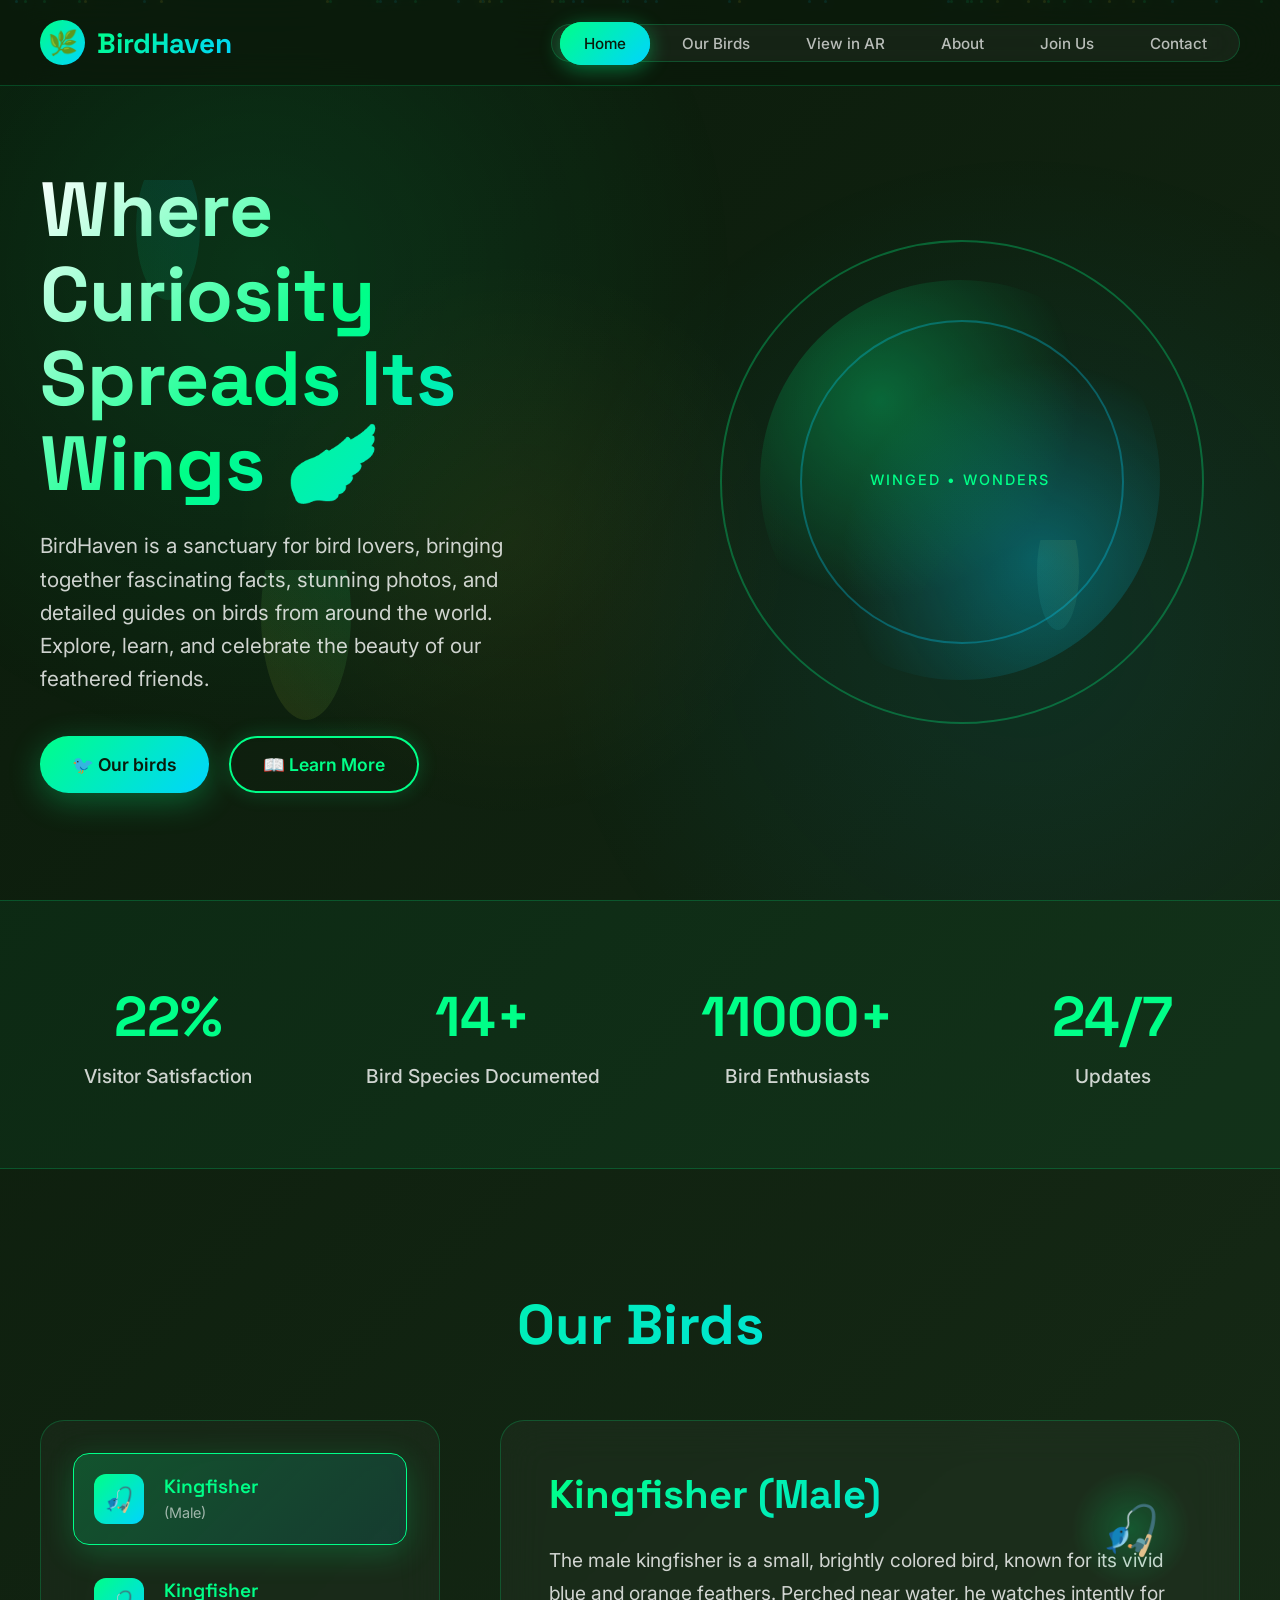
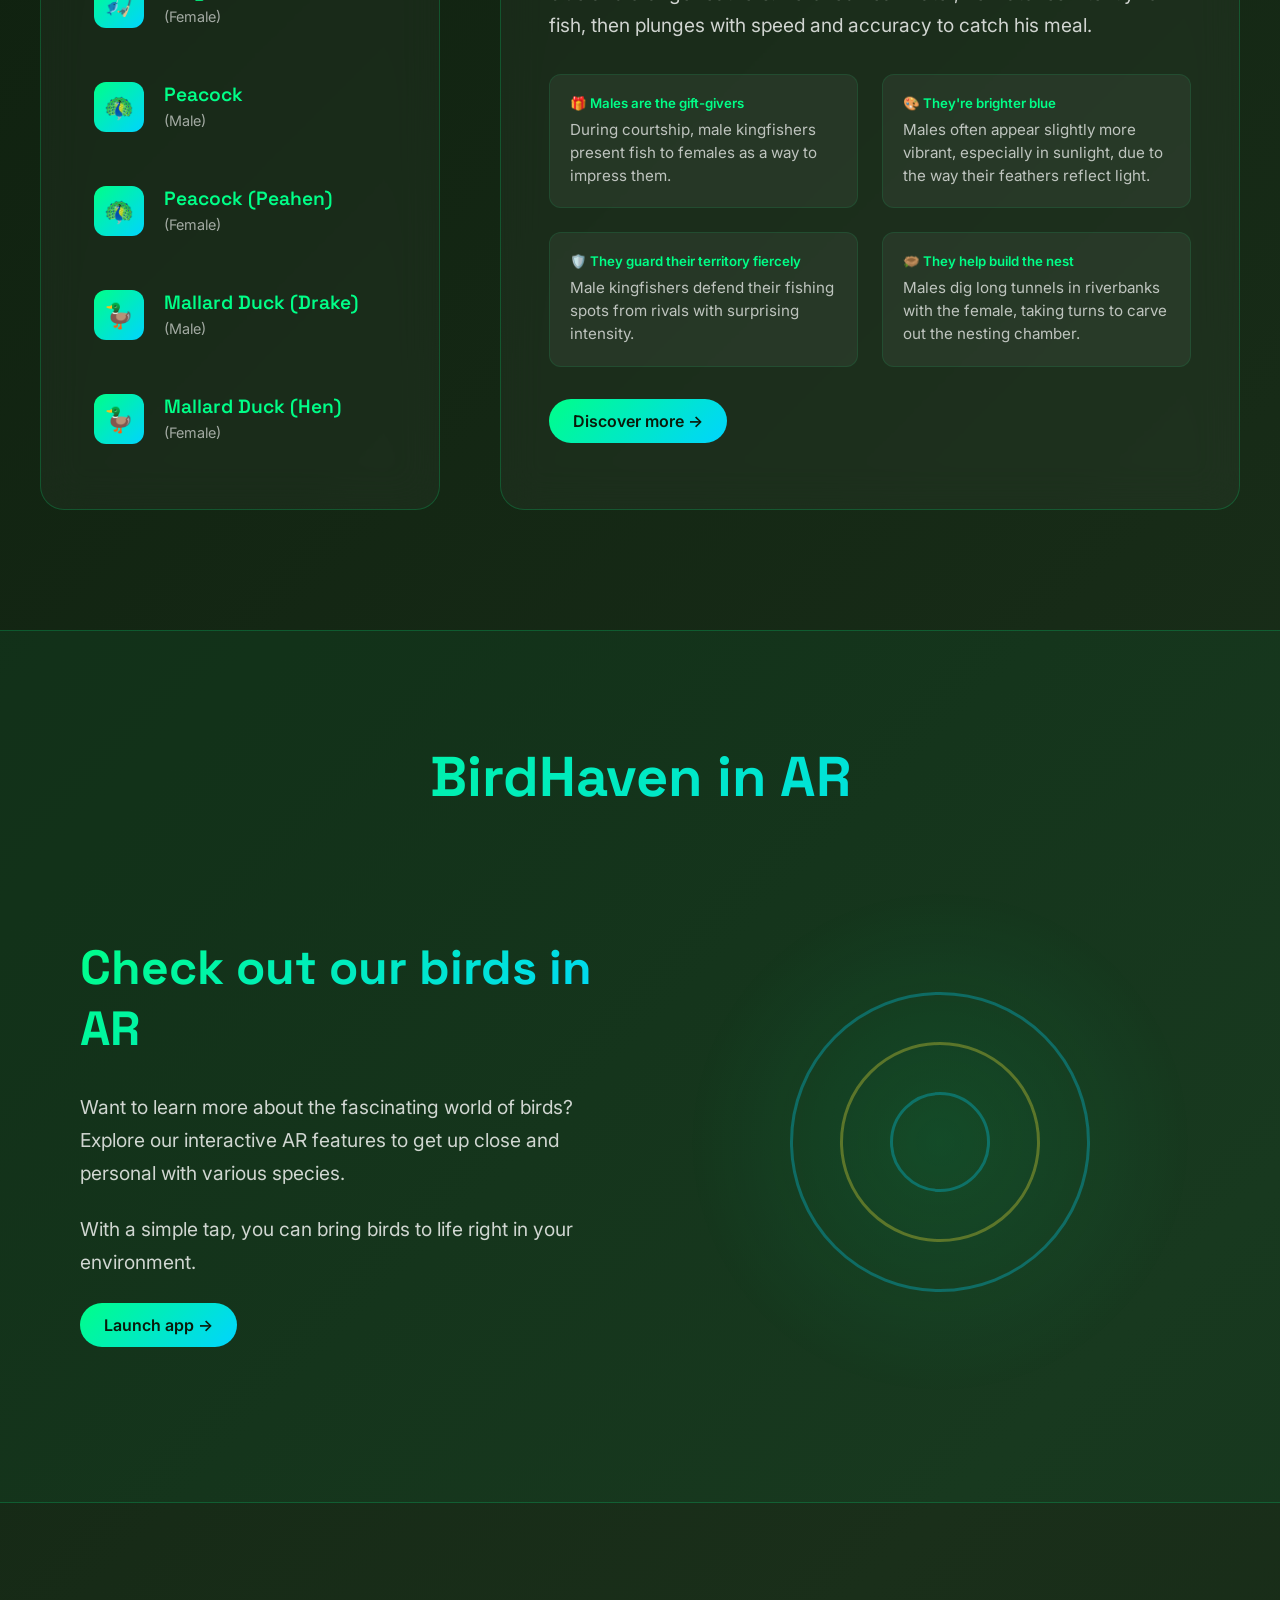
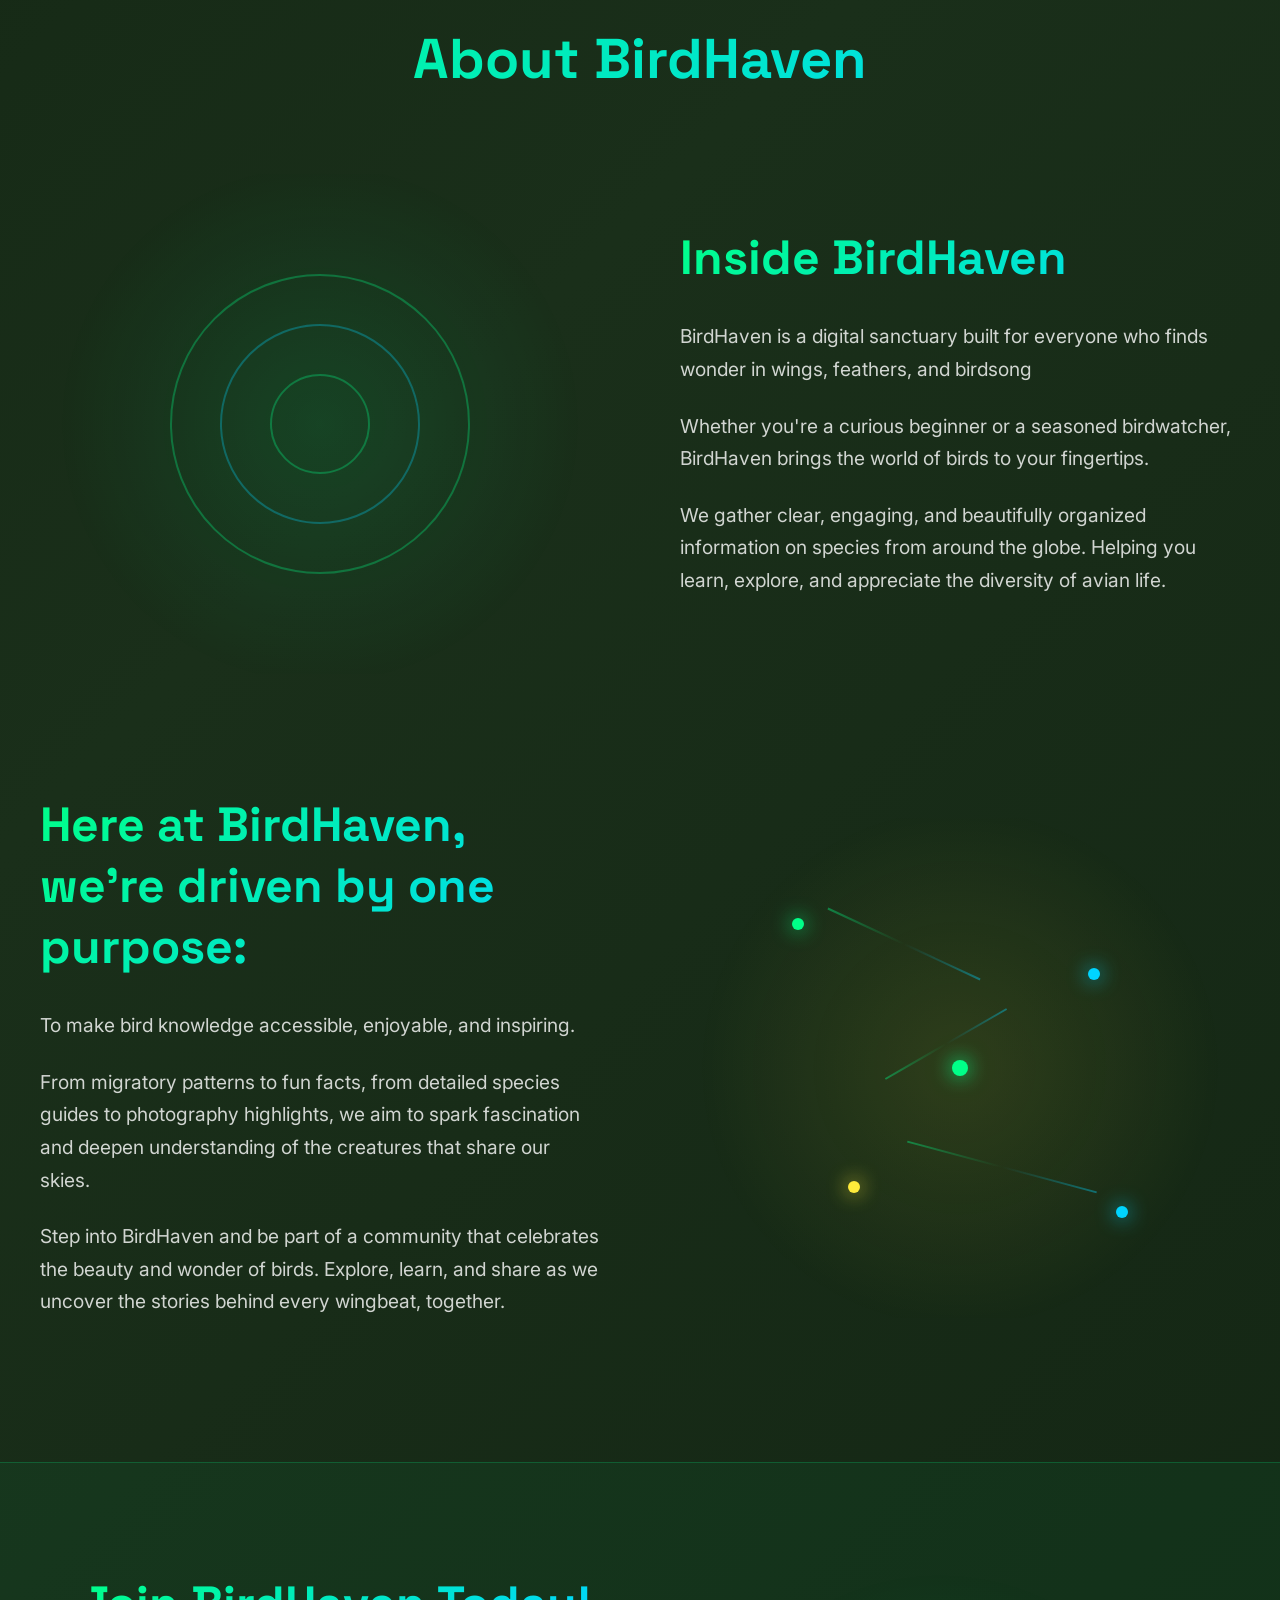
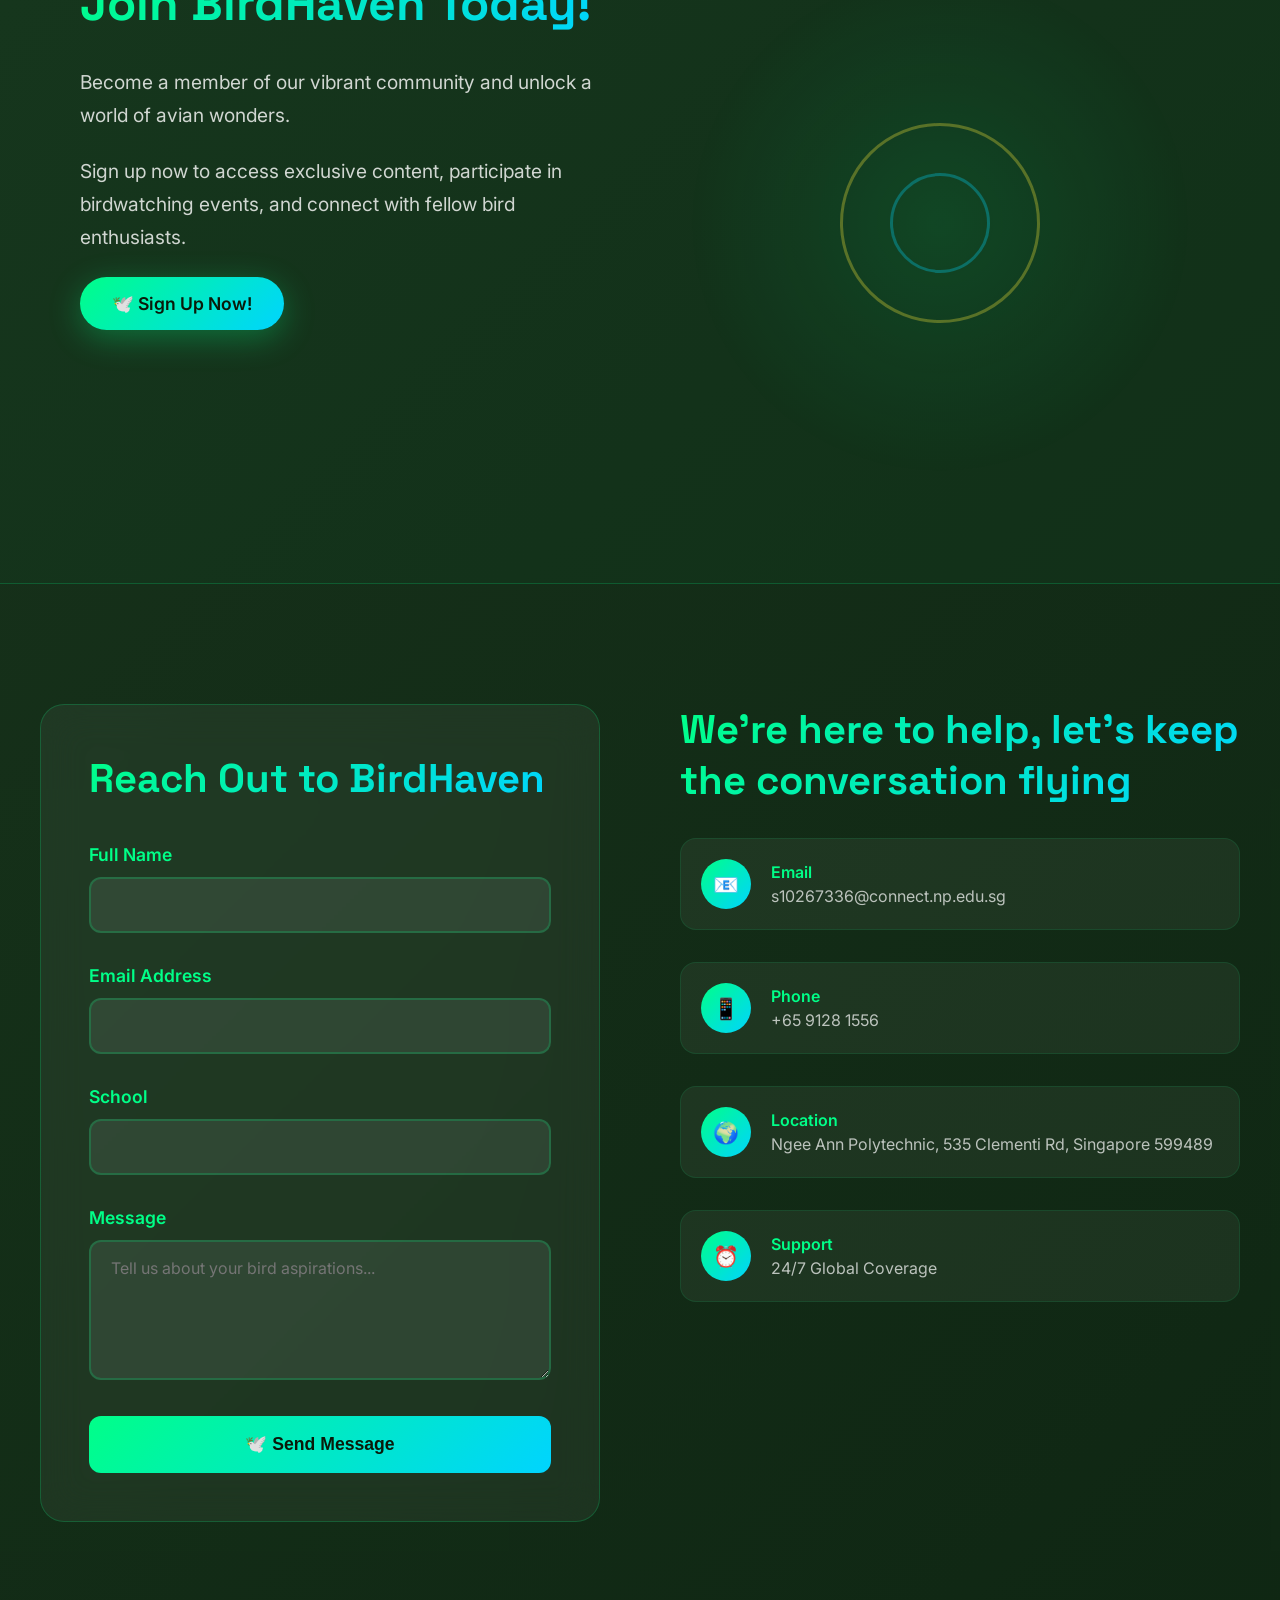
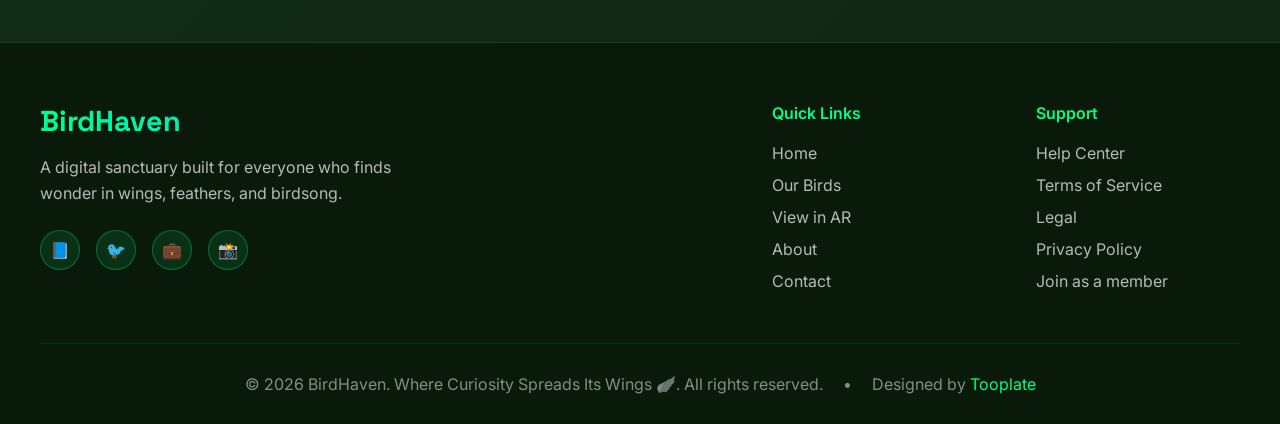
<file: Assets/Scripts/index.html>
<!DOCTYPE html>
<html lang="en">
<head>
    <meta charset="UTF-8">
    <meta name="viewport" content="width=device-width, initial-scale=1.0">
    <title>BirdHaven</title>
    <link href="https://fonts.googleapis.com/css2?family=Inter:wght@300;400;500;600;700&family=Space+Grotesk:wght@300;400;500;600;700&display=swap" rel="stylesheet">
    <link href="tooplate-eco-lume.css" rel="stylesheet">
<!--

Tooplate 2145 Eco Lume

https://www.tooplate.com/view/2145-eco-lume

Free HTML CSS Template

-->
</head>
<body>
    <!-- Background Elements -->
    <div class="bio-bg"></div>
    <div class="organic-shapes">
        <div class="leaf leaf-1"></div>
        <div class="leaf leaf-2"></div>
        <div class="leaf leaf-3"></div>
    </div>
    <div class="particle-system" id="particleSystem"></div>

    <!-- Navigation -->
    <nav id="navbar">
        <div class="nav-container">
            <a href="#home" class="logo">
                <div class="logo-icon"></div>
                <span class="logo-text">BirdHaven</span>
            </a>
            <ul class="nav-menu" id="navMenu">
                <li><a href="#home" class="nav-link active">Home</a></li>
                <li><a href="#features" class="nav-link">Our Birds</a></li>
                <li><a href="#app" class="nav-link">View in AR</a></li>
                <li><a href="#about" class="nav-link">About</a></li>
                <li><a href="#signUp" class="nav-link">Join Us</a></li>
                <li><a href="#contact" class="nav-link">Contact</a></li>
            </ul>
            <div class="menu-toggle" id="menuToggle">
                <span></span>
                <span></span>
                <span></span>
            </div>
        </div>
    </nav>

    <!-- Hero Section -->
    <section class="hero" id="home">
        <div class="hero-content">
            <div class="hero-text">
                <h1>Where Curiosity Spreads Its Wings 🪽</h1>
                <p>BirdHaven is a sanctuary for bird lovers, bringing together fascinating facts, stunning photos, and detailed guides on birds from around the world. Explore, learn, and celebrate the beauty of our feathered friends.</p>
                <div class="hero-buttons">
                    <a href="#features" class="btn btn-primary">
                        🐦 Our birds
                    </a>
                    <a href="#about" class="btn btn-secondary">
                        📖 Learn More
                    </a>
                </div>
            </div>
            <div class="hero-visual">
                <div class="bio-sphere">
                    <div class="rotating-text">
                        <div class="text-circle active">WINGED • WONDERS</div>
                        <div class="text-circle">SKY • SANCTUARY</div>
                        <div class="text-circle">BIRD • PARADISE</div>
                    </div>
                </div>
            </div>
        </div>
    </section>

    <!-- Stats Section -->
    <section class="stats">
        <div class="stats-container">
            <div class="stat-item">
                <h3>100%</h3>
                <p>Visitor Satisfaction</p>
            </div>
            <div class="stat-item">
                <h3>67+</h3>
                <p>Bird Species Documented</p>
            </div>
            <div class="stat-item">
                <h3>50000+</h3>
                <p>Bird Enthusiasts</p>
            </div>
            <div class="stat-item">
                <h3>24/7</h3>
                <p>Updates</p>
            </div>
        </div>
    </section>

    <!-- Features Section -->
    <section class="features" id="features">
        <h2 class="section-title">Our Birds</h2>
        <div class="features-showcase">
            <div class="feature-navigation">
                <div class="nav-item active" data-feature="ecosystems">
                    <div class="nav-item-icon">🎣</div>
                    <div class="nav-item-content">
                        <h4>Kingfisher</h4>
                        <p>(Male)</p>
                    </div>
                </div>
                <div class="nav-item" data-feature="circular">
                    <div class="nav-item-icon">🎣</div>
                    <div class="nav-item-content">
                        <h4>Kingfisher</h4>
                        <p>(Female)</p>
                    </div>
                </div>
                <div class="nav-item" data-feature="bioenergy">
                    <div class="nav-item-icon">🦚</div>
                    <div class="nav-item-content">
                        <h4>Peacock</h4>
                        <p>(Male)</p>
                    </div>
                </div>
                <div class="nav-item" data-feature="networks">
                    <div class="nav-item-icon">🦚</div>
                    <div class="nav-item-content">
                        <h4>Peacock (Peahen)</h4>
                        <p>(Female)</p>
                    </div>
                </div>
                <div class="nav-item" data-feature="architecture">
                    <div class="nav-item-icon">🦆</div>
                    <div class="nav-item-content">
                        <h4>Mallard Duck (Drake)</h4>
                        <p>(Male)</p>
                    </div>
                </div>
                <div class="nav-item" data-feature="symbiosis">
                    <div class="nav-item-icon">🦆</div>
                    <div class="nav-item-content">
                        <h4>Mallard Duck (Hen)</h4>
                        <p>(Female)</p>
                    </div>
                </div>
            </div>
            
            <div class="feature-display">
                <div class="feature-panel active" id="ecosystems">
                    <div class="feature-visual">🎣</div>
                    <h3>Kingfisher (Male)</h3>
                    <p>The male kingfisher is a small, brightly colored bird, known for its vivid blue and orange feathers. Perched near water, he watches intently for fish, then plunges with speed and accuracy to catch his meal.</p>
                    <div class="feature-benefits">
                        <div class="benefit-item">
                            <h5>🎁 Males are the gift-givers</h5>
                            <p>During courtship, male kingfishers present fish to females as a way to impress them.</p>
                        </div>
                        <div class="benefit-item">
                            <h5>🎨 They're brighter blue</h5>
                            <p>Males often appear slightly more vibrant, especially in sunlight, due to the way their feathers reflect light.</p>
                        </div>
                        <div class="benefit-item">
                            <h5>🛡️ They guard their territory fiercely</h5>
                            <p>Male kingfishers defend their fishing spots from rivals with surprising intensity.</p>
                        </div>
                        <div class="benefit-item">
                            <h5>🪹 They help build the nest</h5>
                            <p>Males dig long tunnels in riverbanks with the female, taking turns to carve out the nesting chamber.</p>
                        </div>
                    </div>
                    <a href="#app" class="feature-cta">Discover more →</a>
                </div>
                
                <div class="feature-panel" id="circular">
                    <div class="feature-visual">🎣</div>
                    <h3>Kingfisher (Female)</h3>
                    <p>The female kingfisher is a sleek, agile bird with sharp eyesight and a streamlined body perfect for hunting. Often near rivers or lakes, she patiently scans the water for prey, ready to dive with precision.</p>
                    <div class="feature-benefits">
                        <div class="benefit-item">
                            <h5>🔄 Choosy mates</h5>
                            <p>Female kingfishers carefully select their partners, often based on the quality of the fish gifts males bring.</p>
                        </div>
                        <div class="benefit-item">
                            <h5>🪹 Nest co-creators</h5>
                            <p>Females help dig the burrow and line the nest chamber, sharing the labor with males.</p>
                        </div>
                        <div class="benefit-item">
                            <h5>🎨 Slightly duller plumage</h5>
                            <p>Females usually have more subdued colors than males, helping them stay camouflaged while incubating eggs.</p>
                        </div>
                        <div class="benefit-item">
                            <h5>🥚 Egg caretakers</h5>
                            <p>Female kingfishers do most of the incubating, keeping the eggs warm until they hatch.</p>
                        </div>
                    </div>
                    <a href="#app" class="feature-cta">Discover more →</a>
                </div>
                
                <div class="feature-panel" id="bioenergy">
                    <div class="feature-visual">🦚</div>
                    <h3>Peacock</h3>
                    <p>The male peacock is famous for its dazzling, iridescent tail feathers, which it fans out to impress females. Covered with eye-like patterns, these feathers also help intimidate rivals. Peacocks are loud and vocal, especially during mating season, and at night they roost high in trees to stay safe from predators.</p>
                    <div class="feature-benefits">
                        <div class="benefit-item">
                            <h5>🌈 Colorful Tail Display</h5>
                            <p>The male peacock fans out his long, bright tail feathers to impress females during courtship.</p>
                        </div>
                        <div class="benefit-item">
                            <h5>👁️ Eye-Like Feather Patterns</h5>
                            <p>His tail feathers are covered in eye-shaped patterns that attract mates and intimidate rivals.</p>
                        </div>
                        <div class="benefit-item">
                            <h5>📢 Loud Calls</h5>
                            <p>Peacocks are very vocal, especially during mating season, to announce their presence.</p>
                        </div>
                        <div class="benefit-item">
                            <h5>🌙 Night Roosting</h5>
                            <p>Despite their flashy appearance, they roost high in trees at night to stay safe from predators.</p>
                        </div>
                    </div>
                    <a href="#app" class="feature-cta">Discover more →</a>
                </div>
                
                <div class="feature-panel" id="networks">
                    <div class="feature-visual">🦚</div>
                    <h3>Peacock (Peahen)</h3>
                    <p>The female peahen has more muted brown feathers, perfect for staying hidden while nesting. She carefully watches the males' tail displays to choose a mate and relies on her camouflage to protect her eggs from predators.</p>
                    <div class="feature-benefits">
                        <div class="benefit-item">
                            <h5>🟤 Camouflaged Feathers</h5>
                            <p>The female peahen has brown feathers that help her blend in while nesting.</p>
                        </div>
                        <div class="benefit-item">
                            <h5>💕 Mate Selection</h5>
                            <p>She carefully observes males' displays to choose the best mate.</p>
                        </div>
                        <div class="benefit-item">
                            <h5>🛡️ Protective Parent</h5>
                            <p>Peahens keep their eggs and chicks safe from predators.</p>
                        </div>
                        <div class="benefit-item">
                            <h5>🤫 Quiet Approach</h5>
                            <p>Unlike males, peahens are quieter, relying on stealth rather than display to stay safe.</p>
                        </div>
                    </div>
                    <a href="#app" class="feature-cta">Discover more →</a>
                </div>
                
                <div class="feature-panel" id="architecture">
                    <div class="feature-visual">🦆</div>
                    <h3>Mallard Duck (Drake)</h3>
                    <p>The male mallard stands out with a glossy green head, bright yellow bill, and colorful body to attract females. After mating season, he molts into duller feathers for a short period and is quieter than the female, letting her do most of the quacking.</p>
                    <div class="feature-benefits">
                        <div class="benefit-item">
                            <h5>🌈 Colorful Plumage</h5>
                            <p>The male mallard has a glossy green head, bright yellow bill, and colorful body to attract females.</p>
                        </div>
                        <div class="benefit-item">
                            <h5>🔄 Seasonal Molt</h5>
                            <p>After mating season, he temporarily loses his bright colors in an “eclipse” molt.</p>
                        </div>
                        <div class="benefit-item">
                            <h5>🤫 Quieter Than Females</h5>
                            <p>Males are less vocal, letting the females do most of the quacking.</p>
                        </div>
                        <div class="benefit-item">
                            <h5>🛡️ Territorial Behavior</h5>
                            <p>Drakes fiercely defend their water and feeding territories from rivals.</p>
                        </div>
                    </div>
                    <a href="#app" class="feature-cta">Discover more →</a>
                </div>
                
                <div class="feature-panel" id="symbiosis">
                    <div class="feature-visual">🦆</div>
                    <h3>Mallard Duck (Hen)</h3>
                    <p>The female mallard is brown and speckled, blending into her surroundings while nesting. She is the loud quacker most people recognize, helping communicate with her ducklings and ward off threats while the male is less vocal.</p>
                    <div class="feature-benefits">
                        <div class="benefit-item">
                            <h5>🟤 Camouflaged Feathers</h5>
                            <p>The female mallard has brown, speckled feathers that help her blend into her surroundings while nesting.</p>
                        </div>
                        <div class="benefit-item">
                            <h5>📢 Loud Quacker</h5>
                            <p>She is the one most people recognize quacking, communicating with ducklings and warding off threats.</p>
                        </div>
                        <div class="benefit-item">
                            <h5>🏡 Nesting Expert</h5>
                            <p>Females carefully build and tend the nest to protect the eggs and young.</p>
                        </div>
                        <div class="benefit-item">
                            <h5>🐣 Careful Parent</h5>
                            <p>Hen mallards lead their ducklings to food and water, ensuring they learn survival skills.</p>
                        </div>
                    </div>
                    <a href="#app" class="feature-cta">Discover more →</a>
                </div>
            </div>
        </div>
    </section>

    <!-- AR Section -->
    <section class="stats" id="app">
        <div class="ar">
            <h2 class="section-title">BirdHaven in AR</h2>
            <div class="ar-content ">
                <div class="ar-text">
                    <h2>Check out our birds in AR</h2>
                    <p>Want to learn more about the fascinating world of birds? Explore our interactive AR features to get up close and personal with various species.</p>
                    <p>With a simple tap, you can bring birds to life right in your environment.</p>
                    <a href="#app" class="feature-cta">Launch app →</a>
                </div>
                <div class="about-visual">
                    <div class="eco-visualization">
                        <div class="growth-rings2">
                            <div class="ring2"></div>
                            <div class="ring2"></div>
                            <div class="ring2"></div>
                        </div>
                    </div>
                </div>
            </div>
        </div>
        </section>

    <!-- About Section -->
    <section class="about" id="about">
        <h2 class="section-title">About BirdHaven</h2>
        
        <!-- First Row: Animation Left, Text Right -->
        <div class="about-content">
            <div class="about-visual">
                <div class="eco-visualization">
                    <div class="growth-rings">
                        <div class="ring"></div>
                        <div class="ring"></div>
                        <div class="ring"></div>
                    </div>
                </div>
            </div>
            <div class="about-text">
                <h2>Inside BirdHaven</h2>
                <p>BirdHaven is a digital sanctuary built for everyone who finds wonder in wings, feathers, and birdsong</p>
                <p>Whether you're a curious beginner or a seasoned birdwatcher, BirdHaven brings the world of birds to your fingertips.</p>
                <p>We gather clear, engaging, and beautifully organized information on species from around the globe. Helping you learn, explore, and appreciate the diversity of avian life.</p>
            </div>
        </div>
        
        <!-- Second Row: Text Left, Animation Right -->
        <div class="about-content">
            <div class="about-text">
                <h2>Here at BirdHaven, we're driven by one purpose:</h2>
                <p>To make bird knowledge accessible, enjoyable, and inspiring.</p>
                <p>From migratory patterns to fun facts, from detailed species guides to photography highlights, we aim to spark fascination and deepen understanding of the creatures that share our skies.</p>
                <p>Step into BirdHaven and be part of a community that celebrates the beauty and wonder of birds. Explore, learn, and share as we uncover the stories behind every wingbeat, together.</p>
            </div>
            <div class="about-visual">
                <div class="network-visualization">
                    <div class="network-node"></div>
                    <div class="network-node"></div>
                    <div class="network-node"></div>
                    <div class="network-node"></div>
                    <div class="network-node"></div>
                    <div class="network-connection connection-1"></div>
                    <div class="network-connection connection-2"></div>
                    <div class="network-connection connection-3"></div>
                </div>
            </div>
        </div>
    </section>

    <!-- Sign Up Section -->
    <section class="stats" id="signUp">
        <div class="signUp">
            <div class="signUp-content">
                <div class="signUp-text">
                    <h2>Join BirdHaven Today!</h2>
                    <p>Become a member of our vibrant community and unlock a world of avian wonders.</p>
                    <p>Sign up now to access exclusive content, participate in birdwatching events, and connect with fellow bird enthusiasts.</p>
                    <a href="signUp.html" class="btn btn-primary">🕊️ Sign Up Now!</a>
                </div>
                <div class="signUp-visual">
                    <div class="eco-visualization">
                        <div class="growth-rings2">
                            <div class="ring2"></div>
                            <div class="ring2"></div>
                        </div>
                    </div>
                </div>
            </div>
        </div>
    </section>

    <!-- Contact Section -->
    <section class="contact" id="contact">
        <div class="contact-container">
            <div class="contact-form">
                <h2 class="section-title" style="text-align: left; margin-bottom: 40px; font-size: 2.5rem;">Reach Out to BirdHaven</h2>
                <form id="contactForm">
                    <div class="form-group">
                        <label for="name">Full Name</label>
                        <input type="text" id="name" name="name" required>
                    </div>
                    <div class="form-group">
                        <label for="email">Email Address</label>
                        <input type="email" id="email" name="email" required>
                    </div>
                    <div class="form-group">
                        <label for="school">School</label>
                        <input type="text" id="school" name="school">
                    </div>
                    <div class="form-group">
                        <label for="message">Message</label>
                        <textarea id="message" name="message" placeholder="Tell us about your bird aspirations..." required></textarea>
                    </div>
                    <button type="submit" class="submit-btn">🕊️ Send Message</button>
                </form>
            </div>
            <div class="contact-info">
                <h3>We're here to help, let's keep the conversation flying</h3>
                <div class="contact-item">
                    <div class="contact-icon">📧</div>
                    <div class="contact-details">
                        <h4>Email</h4>
                        <p>s10267336@connect.np.edu.sg</p>
                    </div>
                </div>
                <div class="contact-item">
                    <div class="contact-icon">📱</div>
                    <div class="contact-details">
                        <h4>Phone</h4>
                        <p>+65 9128 1556</p>
                    </div>
                </div>
                <div class="contact-item">
                    <div class="contact-icon">🌍</div>
                    <div class="contact-details">
                        <h4>Location</h4>
                        <p>Ngee Ann Polytechnic, 535 Clementi Rd, Singapore 599489</p>
                    </div>
                </div>
                <div class="contact-item">
                    <div class="contact-icon">⏰</div>
                    <div class="contact-details">
                        <h4>Support</h4>
                        <p>24/7 Global Coverage</p>
                    </div>
                </div>
            </div>
        </div>
    </section>

    <!-- Footer -->
    <footer>
        <div class="footer-content">
            <div class="footer-brand">
                <h3>BirdHaven</h3>
                <p>A digital sanctuary built for everyone who finds wonder in wings, feathers, and birdsong.</p>
                <div class="social-links">
                    <a href="#" class="social-link">📘</a>
                    <a href="#" class="social-link">🐦</a>
                    <a href="#" class="social-link">💼</a>
                    <a href="#" class="social-link">📸</a>
                </div>
            </div>
            <div class="footer-section">    
            </div>
            <div class="footer-section">
                <h4>Quick Links</h4>
                <ul>
                    <li><a href="#home">Home</a></li>
                    <li><a href="#features">Our Birds</a></li>
                    <li><a href="#app">View in AR</a></li>
                    <li><a href="#about">About</a></li>
                    <li><a href="#contact">Contact</a></li>
                </ul>
            </div>
            <div class="footer-section">
                <h4>Support</h4>
                <ul>
                    <li><a href="#">Help Center</a></li>
                    <li><a href="#">Terms of Service</a></li>
                    <li><a href="#">Legal</a></li>
                    <li><a href="#">Privacy Policy</a></li>
                    <li><a href="signUp.html">Join as a member</a></li>
                </ul>
            </div>
            
        </div>
        <div class="footer-bottom">
            <p>© 2026 BirdHaven. Where Curiosity Spreads Its Wings 🪽. All rights reserved.</p>
            <span>•</span>
            <p>Designed by <a href="https://www.tooplate.com" target="_blank" rel="nofollow noopener">Tooplate</a></p>
        </div>
    </footer>
    <script src="tooplate-eco-scripts.js"></script>
</body>
<script src="Database.js"></script>
</html>
</file>
<file: Assets/Scripts/tooplate-eco-lume.css>
@charset "utf-8";
/* CSS Document 

Tooplate 2145 Eco Lume

https://www.tooplate.com/view/2145-eco-lume

*/


* {
	margin: 0;
	padding: 0;
	box-sizing: border-box;
}

:root {
	--primary-green: #00ff88;
	--secondary-green: #2d5a27;
	--accent-blue: #00d4ff;
	--warm-yellow: #ffeb3b;
	--deep-forest: #0a1a0a;
	--light-mint: #e8fff0;
	--glow-green: rgba(0, 255, 136, 0.3);
	--glow-blue: rgba(0, 212, 255, 0.3);
}

body {
	font-family: 'Inter', sans-serif;
	background: linear-gradient(135deg, #0a1a0a 0%, #1a2f1a 50%, #0f1f0f 100%);
	color: #ffffff;
	overflow-x: hidden;
	position: relative;
}

p a {
	color: #ffffff;
}
p a:hover {
	color: var(--primary-green);
	text-decoration: none;
}

/* Organic background patterns */
.bio-bg {
	position: fixed;
	top: 0;
	left: 0;
	width: 100%;
	height: 100%;
	background:
		radial-gradient(circle at 20% 30%, rgba(0, 255, 136, 0.1) 0%, transparent 40%),
		radial-gradient(circle at 80% 70%, rgba(0, 212, 255, 0.08) 0%, transparent 40%),
		radial-gradient(circle at 40% 60%, rgba(255, 235, 59, 0.05) 0%, transparent 30%);
	animation: bio-pulse 8s ease-in-out infinite;
	z-index: -3;
}

@keyframes bio-pulse {

	0%,
	100% {
		opacity: 0.8;
		transform: scale(1);
	}

	50% {
		opacity: 1;
		transform: scale(1.1);
	}
}

/* Animated organic shapes */
.organic-shapes {
	position: fixed;
	width: 100%;
	height: 100%;
	pointer-events: none;
	z-index: -2;
}

.leaf {
	position: absolute;
	opacity: 0.1;
	animation: float-organic 20s ease-in-out infinite;
}

.leaf-1 {
	width: 80px;
	height: 120px;
	background: linear-gradient(45deg, var(--primary-green), var(--accent-blue));
	clip-path: ellipse(40% 60% at 50% 40%);
	top: 20%;
	left: 10%;
	animation-delay: 0s;
}

.leaf-2 {
	width: 60px;
	height: 90px;
	background: linear-gradient(45deg, var(--accent-blue), var(--warm-yellow));
	clip-path: ellipse(35% 65% at 50% 35%);
	top: 60%;
	right: 15%;
	animation-delay: -5s;
}

.leaf-3 {
	width: 100px;
	height: 150px;
	background: linear-gradient(45deg, var(--warm-yellow), var(--primary-green));
	clip-path: ellipse(45% 70% at 50% 30%);
	bottom: 20%;
	left: 20%;
	animation-delay: -10s;
}

@keyframes float-organic {

	0%,
	100% {
		transform: translateY(0) rotate(0deg) scale(1);
		opacity: 0.1;
	}

	25% {
		transform: translateY(-20px) rotate(90deg) scale(1.1);
		opacity: 0.2;
	}

	50% {
		transform: translateY(10px) rotate(180deg) scale(0.9);
		opacity: 0.15;
	}

	75% {
		transform: translateY(-10px) rotate(270deg) scale(1.05);
		opacity: 0.18;
	}
}

/* Particle system */
.particle-system {
	position: fixed;
	width: 100%;
	height: 100%;
	pointer-events: none;
	z-index: -1;
}

.bio-particle {
	position: absolute;
	width: 3px;
	height: 3px;
	background: var(--primary-green);
	border-radius: 50%;
	box-shadow: 0 0 10px var(--primary-green);
	animation: bio-float 15s linear infinite;
}

@keyframes bio-float {
	0% {
		transform: translateY(100vh) translateX(0) scale(0);
		opacity: 0;
	}

	10% {
		opacity: 1;
		transform: translateY(90vh) translateX(10px) scale(1);
	}

	90% {
		opacity: 1;
		transform: translateY(10vh) translateX(-10px) scale(1);
	}

	100% {
		transform: translateY(-10vh) translateX(0) scale(0);
		opacity: 0;
	}
}

/* Navigation */
nav {
	position: fixed;
	top: 0;
	width: 100%;
	padding: 20px 40px;
	background: rgba(10, 26, 10, 0.8);
	backdrop-filter: blur(20px);
	border-bottom: 1px solid rgba(0, 255, 136, 0.2);
	z-index: 1000;
	transition: all 0.4s ease;
}

nav.scrolled {
	padding: 15px 40px;
	background: rgba(10, 26, 10, 0.95);
	box-shadow: 0 8px 32px rgba(0, 255, 136, 0.1);
}

.nav-container {
	max-width: 1400px;
	margin: 0 auto;
	display: flex;
	justify-content: space-between;
	align-items: center;
}

.logo {
	display: flex;
	align-items: center;
	text-decoration: none;
	gap: 12px;
}

.logo-icon {
	width: 45px;
	height: 45px;
	background: linear-gradient(135deg, var(--primary-green), var(--accent-blue));
	border-radius: 50%;
	display: flex;
	align-items: center;
	justify-content: center;
	position: relative;
	animation: logo-glow 3s ease-in-out infinite;
}

.logo-icon::before {
	content: '🌿';
	font-size: 24px;
	animation: logo-rotate 6s linear infinite;
}

@keyframes logo-glow {

	0%,
	100% {
		box-shadow: 0 0 20px var(--glow-green);
	}

	50% {
		box-shadow: 0 0 30px var(--glow-blue);
	}
}

@keyframes logo-rotate {
	0% {
		transform: rotate(0deg);
	}

	100% {
		transform: rotate(360deg);
	}
}

.logo-text {
	font-family: 'Space Grotesk', sans-serif;
	font-size: 28px;
	font-weight: 700;
	background: linear-gradient(135deg, var(--primary-green), var(--accent-blue));
	-webkit-background-clip: text;
	-webkit-text-fill-color: transparent;
	background-clip: text;
}

.nav-menu {
	display: flex;
	list-style: none;
	gap: 8px;
	background: rgba(255, 255, 255, 0.05);
	padding: 8px;
	border-radius: 50px;
	border: 1px solid rgba(0, 255, 136, 0.2);
	backdrop-filter: blur(20px);
}

.nav-menu a {
	text-decoration: none;
	color: rgba(255, 255, 255, 0.7);
	font-weight: 500;
	position: relative;
	padding: 12px 24px;
	border-radius: 25px;
	transition: all 0.4s cubic-bezier(0.4, 0, 0.2, 1);
	font-size: 0.95rem;
	white-space: nowrap;
	overflow: hidden;
}

.nav-menu a::before {
	content: '';
	position: absolute;
	top: 0;
	left: 0;
	width: 0;
	height: 100%;
	background: linear-gradient(135deg, var(--primary-green), var(--accent-blue));
	border-radius: 25px;
	transition: all 0.4s cubic-bezier(0.4, 0, 0.2, 1);
	z-index: -1;
}

.nav-menu a::after {
	content: '';
	position: absolute;
	top: 50%;
	left: 50%;
	width: 0;
	height: 0;
	background: rgba(255, 255, 255, 0.2);
	border-radius: 50%;
	transform: translate(-50%, -50%);
	transition: all 0.3s ease;
	z-index: -1;
}

.nav-menu a:hover {
	color: var(--deep-forest);
	transform: translateY(-2px);
	box-shadow: 0 8px 25px rgba(0, 255, 136, 0.3);
}

.nav-menu a:hover::before {
	width: 100%;
}

.nav-menu a:hover::after {
	width: 40px;
	height: 40px;
}

.nav-menu a.active {
	color: var(--deep-forest);
	background: linear-gradient(135deg, var(--primary-green), var(--accent-blue));
	box-shadow: 0 4px 20px rgba(0, 255, 136, 0.4);
}

.nav-menu a.active::before {
	width: 100%;
}

.menu-toggle {
	display: none;
	flex-direction: column;
	cursor: pointer;
	gap: 4px;
}

.menu-toggle span {
	width: 25px;
	height: 2px;
	background: var(--primary-green);
	transition: all 0.3s ease;
	border-radius: 2px;
}

/* Hero Section */
.hero {
	min-height: 100vh;
	display: flex;
	align-items: center;
	justify-content: center;
	position: relative;
	padding: 100px 40px 40px;
}

.hero-content {
	max-width: 1400px;
	width: 100%;
	display: grid;
	grid-template-columns: 1fr 1fr;
	gap: 80px;
	align-items: center;
}

.hero-text h1 {
	font-family: 'Space Grotesk', sans-serif;
	font-size: clamp(3rem, 6vw, 5.5rem);
	font-weight: 700;
	line-height: 1.1;
	margin-bottom: 24px;
	background: linear-gradient(135deg, #ffffff, var(--primary-green), var(--accent-blue));
	-webkit-background-clip: text;
	-webkit-text-fill-color: transparent;
	background-clip: text;
	animation: text-glow 4s ease-in-out infinite;
}

@keyframes text-glow {

	0%,
	100% {
		filter: drop-shadow(0 0 20px rgba(0, 255, 136, 0.3));
	}

	50% {
		filter: drop-shadow(0 0 30px rgba(0, 212, 255, 0.4));
	}
}

.hero-text p {
	font-size: 1.3rem;
	line-height: 1.6;
	color: rgba(255, 255, 255, 0.8);
	margin-bottom: 40px;
	max-width: 500px;
}

.hero-buttons {
	display: flex;
	gap: 20px;
	flex-wrap: wrap;
}

.btn {
	padding: 16px 32px;
	border: none;
	border-radius: 50px;
	font-size: 1.1rem;
	font-weight: 600;
	text-decoration: none;
	display: inline-flex;
	align-items: center;
	gap: 10px;
	cursor: pointer;
	transition: all 0.3s ease;
	position: relative;
	overflow: hidden;
}

.btn-primary {
	background: linear-gradient(135deg, var(--primary-green), var(--accent-blue));
	color: var(--deep-forest);
	box-shadow: 0 8px 32px rgba(0, 255, 136, 0.3);
}

.btn-primary:hover {
	transform: translateY(-2px);
	box-shadow: 0 12px 40px rgba(0, 255, 136, 0.4);
}

.btn-secondary {
	background: transparent;
	color: var(--primary-green);
	border: 2px solid var(--primary-green);
	box-shadow: 0 0 20px rgba(0, 255, 136, 0.2);
}

.btn-secondary:hover {
	background: rgba(0, 255, 136, 0.1);
	transform: translateY(-2px);
	box-shadow: 0 8px 32px rgba(0, 255, 136, 0.3);
}

.hero-visual {
	position: relative;
	height: 600px;
	display: flex;
	align-items: center;
	justify-content: center;
}

.bio-sphere {
	width: 400px;
	height: 400px;
	border-radius: 50%;
	background:
		radial-gradient(circle at 30% 30%, var(--glow-green) 0%, transparent 50%),
		radial-gradient(circle at 70% 70%, var(--glow-blue) 0%, transparent 50%);
	position: relative;
	animation: sphere-pulse 6s ease-in-out infinite;
	display: flex;
	align-items: center;
	justify-content: center;
}

.rotating-text {
	position: absolute;
	width: 100%;
	height: 100%;
	display: flex;
	align-items: center;
	justify-content: center;
	z-index: 10;
}

.text-circle {
	position: absolute;
	font-size: 0.9rem;
	font-weight: 500;
	color: var(--primary-green);
	text-transform: uppercase;
	letter-spacing: 2px;
	opacity: 0;
	transition: opacity 0.5s ease;
}

.text-circle.active {
	opacity: 1;
}

.text-circle:nth-child(1) {
	animation: rotate-text 9s linear infinite;
}

.text-circle:nth-child(2) {
	animation: rotate-text 9s linear infinite;
	animation-delay: -3s;
}

.text-circle:nth-child(3) {
	animation: rotate-text 9s linear infinite;
	animation-delay: -6s;
}

@keyframes rotate-text {

	0%,
	30% {
		opacity: 1;
		transform: rotate(0deg) scale(1);
	}

	33%,
	66% {
		opacity: 0;
		transform: rotate(120deg) scale(0.8);
	}

	67%,
	100% {
		opacity: 0;
		transform: rotate(240deg) scale(0.8);
	}
}

@keyframes sphere-pulse {

	0%,
	100% {
		transform: scale(1) rotate(0deg);
		box-shadow: 0 0 60px var(--glow-green);
	}

	50% {
		transform: scale(1.1) rotate(180deg);
		box-shadow: 0 0 80px var(--glow-blue);
	}
}

.bio-sphere::before,
.bio-sphere::after {
	content: '';
	position: absolute;
	border-radius: 50%;
	border: 2px solid var(--primary-green);
	opacity: 0.3;
}

.bio-sphere::before {
	width: 120%;
	height: 120%;
	top: -10%;
	left: -10%;
	animation: orbit 15s linear infinite;
}

.bio-sphere::after {
	width: 80%;
	height: 80%;
	top: 10%;
	left: 10%;
	border-color: var(--accent-blue);
	animation: orbit 12s linear infinite reverse;
}

@keyframes orbit {
	0% {
		transform: rotate(0deg);
	}

	100% {
		transform: rotate(360deg);
	}
}

/* Features Section - Interactive Showcase */
.features {
	padding: 120px 40px;
	max-width: 1400px;
	margin: 0 auto;
	position: relative;
}

.section-title {
	font-family: 'Space Grotesk', sans-serif;
	font-size: 3.5rem;
	font-weight: 700;
	text-align: center;
	margin-bottom: 80px;
	background: linear-gradient(135deg, var(--primary-green), var(--accent-blue));
	-webkit-background-clip: text;
	-webkit-text-fill-color: transparent;
	background-clip: text;
}

.features .section-title {
	margin-bottom: 60px;
}

.features-showcase {
	display: grid;
	grid-template-columns: 400px 1fr;
	gap: 60px;
	align-items: stretch;
}

.feature-navigation {
	background: rgba(255, 255, 255, 0.03);
	border: 1px solid rgba(0, 255, 136, 0.2);
	border-radius: 24px;
	padding: 32px;
	backdrop-filter: blur(20px);
	position: sticky;
	top: 120px;
	height: fit-content;
}

.nav-item {
	display: flex;
	align-items: center;
	gap: 20px;
	padding: 20px;
	margin-bottom: 12px;
	border-radius: 16px;
	cursor: pointer;
	transition: all 0.4s cubic-bezier(0.4, 0, 0.2, 1);
	border: 1px solid transparent;
	position: relative;
	overflow: hidden;
}

.nav-item::before {
	content: '';
	position: absolute;
	top: 0;
	left: -100%;
	width: 100%;
	height: 100%;
	background: linear-gradient(90deg, transparent, rgba(0, 255, 136, 0.1), transparent);
	transition: left 0.6s ease;
}

.nav-item:hover::before {
	left: 100%;
}

.nav-item:hover {
	background: rgba(0, 255, 136, 0.05);
	border-color: rgba(0, 255, 136, 0.3);
	transform: translateX(8px);
}

.nav-item.active {
	background: linear-gradient(135deg, rgba(0, 255, 136, 0.2), rgba(0, 212, 255, 0.1));
	border-color: var(--primary-green);
	box-shadow: 0 8px 32px rgba(0, 255, 136, 0.2);
}

.nav-item-icon {
	width: 50px;
	height: 50px;
	border-radius: 12px;
	background: linear-gradient(135deg, var(--primary-green), var(--accent-blue));
	display: flex;
	align-items: center;
	justify-content: center;
	font-size: 1.5rem;
	flex-shrink: 0;
	animation: icon-pulse 3s ease-in-out infinite;
}

@keyframes icon-pulse {

	0%,
	100% {
		box-shadow: 0 0 20px rgba(0, 255, 136, 0.3);
	}

	50% {
		box-shadow: 0 0 30px rgba(0, 212, 255, 0.5);
	}
}

.nav-item-content h4 {
	font-family: 'Space Grotesk', sans-serif;
	font-size: 1.2rem;
	font-weight: 600;
	color: var(--primary-green);
	margin-bottom: 4px;
}

.nav-item-content p {
	font-size: 0.9rem;
	color: rgba(255, 255, 255, 0.6);
	line-height: 1.4;
}

.feature-display {
	background: rgba(255, 255, 255, 0.03);
	border: 1px solid rgba(0, 255, 136, 0.2);
	border-radius: 24px;
	padding: 48px;
	backdrop-filter: blur(20px);
	position: relative;
	overflow: hidden;
	min-height: 600px;
}

.feature-panel {
	display: none;
	animation: fadeInSlide 0.6s ease-out;
}

.feature-panel.active {
	display: block;
}

@keyframes fadeInSlide {
	from {
		opacity: 0;
		transform: translateY(30px);
	}

	to {
		opacity: 1;
		transform: translateY(0);
	}
}

.feature-panel h3 {
	font-family: 'Space Grotesk', sans-serif;
	font-size: 2.5rem;
	font-weight: 700;
	background: linear-gradient(135deg, var(--primary-green), var(--accent-blue));
	-webkit-background-clip: text;
	-webkit-text-fill-color: transparent;
	background-clip: text;
	margin-bottom: 24px;
}

.feature-panel p {
	font-size: 1.2rem;
	line-height: 1.7;
	color: rgba(255, 255, 255, 0.8);
	margin-bottom: 32px;
}

.feature-benefits {
	display: grid;
	grid-template-columns: repeat(auto-fit, minmax(250px, 1fr));
	gap: 24px;
	margin-bottom: 32px;
}

.benefit-item {
	background: rgba(255, 255, 255, 0.05);
	border: 1px solid rgba(0, 255, 136, 0.1);
	border-radius: 12px;
	padding: 20px;
	transition: all 0.3s ease;
}

.benefit-item:hover {
	border-color: var(--primary-green);
	transform: translateY(-4px);
	box-shadow: 0 8px 25px rgba(0, 255, 136, 0.15);
}

.benefit-item h5 {
	color: var(--primary-green);
	font-weight: 600;
	margin-bottom: 8px;
	display: flex;
	align-items: center;
	gap: 8px;
}

.benefit-item p {
	font-size: 0.95rem;
	color: rgba(255, 255, 255, 0.7);
	margin: 0;
	line-height: 1.5;
}

.feature-visual {
	position: absolute;
	top: 48px;
	right: 48px;
	width: 120px;
	height: 120px;
	border-radius: 50%;
	background: radial-gradient(circle, rgba(0, 255, 136, 0.2) 0%, transparent 70%);
	display: flex;
	align-items: center;
	justify-content: center;
	font-size: 3rem;
	animation: feature-float 6s ease-in-out infinite;
}

@keyframes feature-float {

	0%,
	100% {
		transform: translateY(0) rotate(0deg);
		box-shadow: 0 0 40px rgba(0, 255, 136, 0.3);
	}

	50% {
		transform: translateY(-10px) rotate(180deg);
		box-shadow: 0 10px 50px rgba(0, 212, 255, 0.4);
	}
}

.feature-cta {
	display: inline-flex;
	align-items: center;
	gap: 10px;
	padding: 12px 24px;
	background: linear-gradient(135deg, var(--primary-green), var(--accent-blue));
	color: var(--deep-forest);
	text-decoration: none;
	border-radius: 50px;
	font-weight: 600;
	transition: all 0.3s ease;
}

.feature-cta:hover {
	transform: translateY(-2px);
	box-shadow: 0 8px 25px rgba(0, 255, 136, 0.4);
}

/* Stats Section */
.stats {
	padding: 80px 40px;
	background: rgba(0, 255, 136, 0.05);
	border-top: 1px solid rgba(0, 255, 136, 0.2);
	border-bottom: 1px solid rgba(0, 255, 136, 0.2);
}

.stats-container {
	max-width: 1400px;
	margin: 0 auto;
	display: grid;
	grid-template-columns: repeat(auto-fit, minmax(250px, 1fr));
	gap: 60px;
	text-align: center;
}

.stat-item h3 {
	font-family: 'Space Grotesk', sans-serif;
	font-size: 3.5rem;
	font-weight: 700;
	color: var(--primary-green);
	margin-bottom: 12px;
	animation: counter 2s ease-out;
}

.stat-item p {
	font-size: 1.2rem;
	color: rgba(255, 255, 255, 0.8);
	font-weight: 500;
}

/* About Section */
.about {
	padding: 120px 40px;
	max-width: 1400px;
	margin: 0 auto;
}

.about-content {
	display: grid;
	grid-template-columns: 1fr 1fr;
	gap: 80px;
	align-items: center;
	margin-bottom: 120px;
}

.about-content:last-child {
	margin-bottom: 0;
}

.about-text h2 {
	font-family: 'Space Grotesk', sans-serif;
	font-size: 3rem;
	font-weight: 700;
	margin-bottom: 32px;
	background: linear-gradient(135deg, var(--primary-green), var(--accent-blue));
	-webkit-background-clip: text;
	-webkit-text-fill-color: transparent;
	background-clip: text;
}

.about-text p {
	font-size: 1.2rem;
	line-height: 1.7;
	color: rgba(255, 255, 255, 0.8);
	margin-bottom: 24px;
}

.about-visual {
	position: relative;
	height: 500px;
	display: flex;
	align-items: center;
	justify-content: center;
}

.eco-visualization {
	width: 100%;
	height: 100%;
	position: relative;
	background: radial-gradient(circle, rgba(0, 255, 136, 0.1) 0%, transparent 70%);
	border-radius: 20px;
	overflow: hidden;
}

.growth-rings {
	position: absolute;
	top: 50%;
	left: 50%;
	transform: translate(-50%, -50%);
}

.ring {
	position: absolute;
	border: 2px solid var(--primary-green);
	border-radius: 50%;
	opacity: 0.3;
	animation: expand-ring 4s ease-in-out infinite;
}

.ring:nth-child(1) {
	width: 100px;
	height: 100px;
	margin: -50px 0 0 -50px;
	animation-delay: 0s;
}

.ring:nth-child(2) {
	width: 200px;
	height: 200px;
	margin: -100px 0 0 -100px;
	animation-delay: -1s;
	border-color: var(--accent-blue);
}

.ring:nth-child(3) {
	width: 300px;
	height: 300px;
	margin: -150px 0 0 -150px;
	animation-delay: -2s;
}

.growth-rings2 {
	position: absolute;
	top: 50%;
	left: 50%;
	transform: translate(-50%, -50%);
}

.ring2 {
	position: absolute;
	border: 3px solid var(--accent-blue);
	border-radius: 50%;
	opacity: 0.3;
	animation: expand-ring 4s ease-in-out infinite;
}

.ring2:nth-child(1) {
	width: 100px;
	height: 100px;
	margin: -50px 0 0 -50px;
	animation-delay: 0s;
}

.ring2:nth-child(2) {
	width: 200px;
	height: 200px;
	margin: -100px 0 0 -100px;
	animation-delay: -1s;
	border-color: var(--warm-yellow);
}

.ring2:nth-child(3) {
	width: 300px;
	height: 300px;
	margin: -150px 0 0 -150px;
	animation-delay: -2s;
}

@keyframes expand-ring {

	0%,
	100% {
		transform: scale(0.8);
		opacity: 0.3;
	}

	50% {
		transform: scale(1.2);
		opacity: 0.6;
	}
}

/* Second about section animation */
.dna-helix {
	width: 100%;
	height: 100%;
	position: relative;
	background: radial-gradient(circle, rgba(0, 212, 255, 0.1) 0%, transparent 70%);
	border-radius: 20px;
	overflow: hidden;
	display: flex;
	align-items: center;
	justify-content: center;
}

.helix-strand {
	position: absolute;
	width: 4px;
	height: 400px;
	background: linear-gradient(to bottom, var(--primary-green), var(--accent-blue));
	border-radius: 2px;
	animation: helix-rotate 8s linear infinite;
}

.helix-strand:nth-child(1) {
	transform: rotateY(0deg) translateZ(50px);
	animation-delay: 0s;
}

.helix-strand:nth-child(2) {
	transform: rotateY(60deg) translateZ(50px);
	animation-delay: -1.3s;
}

.helix-strand:nth-child(3) {
	transform: rotateY(120deg) translateZ(50px);
	animation-delay: -2.6s;
}

.helix-strand:nth-child(4) {
	transform: rotateY(180deg) translateZ(50px);
	animation-delay: -4s;
}

.helix-strand:nth-child(5) {
	transform: rotateY(240deg) translateZ(50px);
	animation-delay: -5.3s;
}

.helix-strand:nth-child(6) {
	transform: rotateY(300deg) translateZ(50px);
	animation-delay: -6.6s;
}

.helix-container {
	position: relative;
	width: 200px;
	height: 400px;
	transform-style: preserve-3d;
	animation: helix-spin 12s linear infinite;
}

@keyframes helix-rotate {
	0% {
		transform: rotateY(0deg) translateZ(50px) rotateX(0deg);
		opacity: 0.3;
	}

	50% {
		opacity: 0.8;
	}

	100% {
		transform: rotateY(360deg) translateZ(50px) rotateX(360deg);
		opacity: 0.3;
	}
}

@keyframes helix-spin {
	0% {
		transform: rotateY(0deg) rotateX(10deg);
	}

	100% {
		transform: rotateY(360deg) rotateX(10deg);
	}
}

/* Network nodes animation */
.network-visualization {
	width: 100%;
	height: 100%;
	position: relative;
	background: radial-gradient(circle, rgba(255, 235, 59, 0.1) 0%, transparent 70%);
	border-radius: 20px;
	overflow: hidden;
}

.network-node {
	position: absolute;
	width: 12px;
	height: 12px;
	background: var(--primary-green);
	border-radius: 50%;
	box-shadow: 0 0 20px var(--primary-green);
	animation: node-pulse 3s ease-in-out infinite;
}

.network-node:nth-child(1) {
	top: 20%;
	left: 20%;
	animation-delay: 0s;
}

.network-node:nth-child(2) {
	top: 30%;
	right: 25%;
	background: var(--accent-blue);
	box-shadow: 0 0 20px var(--accent-blue);
	animation-delay: -0.5s;
}

.network-node:nth-child(3) {
	bottom: 25%;
	left: 30%;
	background: var(--warm-yellow);
	box-shadow: 0 0 20px var(--warm-yellow);
	animation-delay: -1s;
}

.network-node:nth-child(4) {
	top: 50%;
	left: 50%;
	transform: translate(-50%, -50%);
	width: 16px;
	height: 16px;
	animation-delay: -1.5s;
}

.network-node:nth-child(5) {
	bottom: 20%;
	right: 20%;
	background: var(--accent-blue);
	box-shadow: 0 0 20px var(--accent-blue);
	animation-delay: -2s;
}

.network-connection {
	position: absolute;
	height: 2px;
	background: linear-gradient(90deg, var(--primary-green), transparent, var(--accent-blue));
	opacity: 0.4;
	animation: connection-flow 4s ease-in-out infinite;
}

.connection-1 {
	top: 25%;
	left: 25%;
	width: 30%;
	transform: rotate(25deg);
	animation-delay: 0s;
}

.connection-2 {
	top: 45%;
	left: 35%;
	width: 25%;
	transform: rotate(-30deg);
	animation-delay: -1s;
}

.connection-3 {
	bottom: 30%;
	left: 40%;
	width: 35%;
	transform: rotate(15deg);
	animation-delay: -2s;
}

@keyframes node-pulse {

	0%,
	100% {
		transform: scale(1);
		opacity: 0.8;
	}

	50% {
		transform: scale(1.5);
		opacity: 1;
	}
}

@keyframes connection-flow {

	0%,
	100% {
		opacity: 0.2;
		transform: scaleX(1);
	}

	50% {
		opacity: 0.6;
		transform: scaleX(1.2);
	}
}

/* Contact Section */
.contact {
	padding: 120px 40px;
	background: rgba(0, 255, 136, 0.03);
}

.contact-container {
	max-width: 1400px;
	margin: 0 auto;
	display: grid;
	grid-template-columns: 1fr 1fr;
	gap: 80px;
}

.contact-form {
	background: rgba(255, 255, 255, 0.05);
	border: 1px solid rgba(0, 255, 136, 0.2);
	border-radius: 24px;
	padding: 48px;
	backdrop-filter: blur(20px);
}

.form-group {
	margin-bottom: 32px;
}

.form-group label {
	display: block;
	font-weight: 600;
	color: var(--primary-green);
	margin-bottom: 12px;
	font-size: 1.1rem;
}

.form-group input,
.form-group textarea {
	width: 100%;
	padding: 16px 20px;
	background: rgba(255, 255, 255, 0.08);
	border: 2px solid rgba(0, 255, 136, 0.2);
	border-radius: 12px;
	color: white;
	font-size: 1rem;
	transition: all 0.3s ease;
	font-family: 'Inter', sans-serif;
}

.form-group input:focus,
.form-group textarea:focus {
	outline: none;
	border-color: var(--primary-green);
	background: rgba(255, 255, 255, 0.12);
	box-shadow: 0 0 20px rgba(0, 255, 136, 0.2);
}

.form-group textarea {
	min-height: 140px;
	resize: vertical;
}

.submit-btn {
	width: 100%;
	padding: 18px;
	background: linear-gradient(135deg, var(--primary-green), var(--accent-blue));
	color: var(--deep-forest);
	border: none;
	border-radius: 12px;
	font-size: 1.1rem;
	font-weight: 700;
	cursor: pointer;
	transition: all 0.3s ease;
}

.submit-btn:hover {
	transform: translateY(-2px);
	box-shadow: 0 12px 40px rgba(0, 255, 136, 0.3);
}

.contact-info h3 {
	font-family: 'Space Grotesk', sans-serif;
	font-size: 2.5rem;
	font-weight: 700;
	margin-bottom: 32px;
	background: linear-gradient(135deg, var(--primary-green), var(--accent-blue));
	-webkit-background-clip: text;
	-webkit-text-fill-color: transparent;
	background-clip: text;
}

.contact-item {
	display: flex;
	align-items: center;
	gap: 20px;
	margin-bottom: 32px;
	padding: 20px;
	background: rgba(255, 255, 255, 0.05);
	border-radius: 16px;
	border: 1px solid rgba(0, 255, 136, 0.1);
	transition: all 0.3s ease;
}

.contact-item:hover {
	border-color: var(--primary-green);
	transform: translateX(5px);
}

.contact-icon {
	width: 50px;
	height: 50px;
	background: linear-gradient(135deg, var(--primary-green), var(--accent-blue));
	border-radius: 50%;
	display: flex;
	align-items: center;
	justify-content: center;
	font-size: 1.3rem;
}

.contact-details h4 {
	color: var(--primary-green);
	font-weight: 600;
	margin-bottom: 4px;
}

.contact-details p {
	color: rgba(255, 255, 255, 0.7);
}

/* AR Section */
.ar {
	padding: 30px 40px;
	max-width: 1400px;
	margin: 0 auto;
}

.ar-content {
	display: grid;
	grid-template-columns: 1fr 1fr;
	gap: 80px;
	align-items: center;
	margin-bottom: 120px;
}

.ar-content:last-child {
	margin-bottom: 0;
}

.ar-text h2 {
	font-family: 'Space Grotesk', sans-serif;
	font-size: 3rem;
	font-weight: 700;
	margin-bottom: 32px;
	background: linear-gradient(135deg, var(--primary-green), var(--accent-blue));
	-webkit-background-clip: text;
	-webkit-text-fill-color: transparent;
	background-clip: text;
}

.ar-text p {
	font-size: 1.2rem;
	line-height: 1.7;
	color: rgba(255, 255, 255, 0.8);
	margin-bottom: 24px;
}

.ar-visual {
	position: relative;
	height: 500px;
	display: flex;
	align-items: center;
	justify-content: center;
}

/* Login */
.login {
	padding: 120px 40px;
	background: rgba(0, 255, 136, 0.03);
}

.login-container {
	max-width: 1400px;
	margin: 0 auto;
	display: grid;
	gap: 80px;
	justify-content: center;
}

.login-form {
	background: rgba(255, 255, 255, 0.05);
	border: 1px solid rgba(0, 255, 136, 0.2);
	border-radius: 24px;
	padding: 48px;
	backdrop-filter: blur(20px);
}

.login-btn {
	width: 100%;
	padding: 18px;
	background: linear-gradient(135deg, var(--primary-green), var(--accent-blue));
	color: var(--deep-forest);
	border: none;
	border-radius: 12px;
	font-size: 1.1rem;
	font-weight: 700;
	cursor: pointer;
	transition: all 0.3s ease;
}

.login-btn:hover {
	transform: translateY(-2px);
	box-shadow: 0 12px 40px rgba(0, 255, 136, 0.3);
}

.login-link {
	margin-top: 16px;
	display: block;
	text-align: center;
	color: var(--primary-green);
	text-decoration: none;
	transition: all 0.3s ease;
}

/* Signup */

.signUpPage {
	padding: 120px 40px;
	background: rgba(0, 255, 136, 0.03);
}

.signUpPage-container {
	max-width: 1400px;
	margin: 0 auto;
	display: grid;
	gap: 80px;
	justify-content: center;
}

.signUp-form {
	background: rgba(255, 255, 255, 0.05);
	border: 1px solid rgba(0, 255, 136, 0.2);
	border-radius: 24px;
	padding: 48px;
	backdrop-filter: blur(20px);
}

.signUp-link {
	margin-top: 16px;
	display: block;
	text-align: center;
	color: var(--primary-green);
	text-decoration: none;
	transition: all 0.3s ease;
}

.signUp-btn {
	width: 100%;
	padding: 18px;
	background: linear-gradient(135deg, var(--primary-green), var(--accent-blue));
	color: var(--deep-forest);
	border: none;
	border-radius: 12px;
	font-size: 1.1rem;
	font-weight: 700;
	cursor: pointer;
	transition: all 0.3s ease;
}

.signUp-btn:hover {
	transform: translateY(-2px);
	box-shadow: 0 12px 40px rgba(0, 255, 136, 0.3);
}

.signUp {
	padding: 30px 40px;
	max-width: 1400px;
	margin: 0 auto;
}

.signUp-content {
	display: grid;
	grid-template-columns: 1fr 1fr;
	gap: 80px;
	align-items: left;
	margin-bottom: 120px;
}

.signUp-content:last-child {
	margin-bottom: 0;
}

.signUp-text h2 {
	font-family: 'Space Grotesk', sans-serif;
	font-size: 3rem;
	font-weight: 700;
	margin-bottom: 32px;
	background: linear-gradient(135deg, var(--primary-green), var(--accent-blue));
	-webkit-background-clip: text;
	-webkit-text-fill-color: transparent;
	background-clip: text;
}

.signUp-text p {
	font-size: 1.2rem;
	line-height: 1.7;
	color: rgba(255, 255, 255, 0.8);
	margin-bottom: 24px;
}

.signUp-visual {
	position: relative;
	height: 500px;
	display: flex;
	align-items: center;
	justify-content: center;
}

/* Footer */
footer {
	background: var(--deep-forest);
	border-top: 1px solid rgba(0, 255, 136, 0.2);
	padding: 60px 40px 30px;
}

.footer-content {
	max-width: 1400px;
	margin: 0 auto;
	display: grid;
	grid-template-columns: 2fr 1fr 1fr 1fr;
	gap: 60px;
	margin-bottom: 40px;
}

.footer-brand h3 {
	font-family: 'Space Grotesk', sans-serif;
	font-size: 1.8rem;
	font-weight: 700;
	background: linear-gradient(135deg, var(--primary-green), var(--accent-blue));
	-webkit-background-clip: text;
	-webkit-text-fill-color: transparent;
	background-clip: text;
	margin-bottom: 16px;
}

.footer-brand p {
	color: rgba(255, 255, 255, 0.7);
	line-height: 1.6;
	margin-bottom: 24px;
}

.social-links {
	display: flex;
	gap: 16px;
}

.social-link {
	width: 40px;
	height: 40px;
	background: rgba(0, 255, 136, 0.1);
	border: 1px solid rgba(0, 255, 136, 0.3);
	border-radius: 50%;
	display: flex;
	align-items: center;
	justify-content: center;
	color: var(--primary-green);
	text-decoration: none;
	transition: all 0.3s ease;
}

.social-link:hover {
	background: var(--primary-green);
	color: var(--deep-forest);
	transform: translateY(-2px);
}

.footer-section h4 {
	font-weight: 600;
	color: var(--primary-green);
	margin-bottom: 20px;
}

.footer-section ul {
	list-style: none;
}

.footer-section ul li {
	margin-bottom: 12px;
}

.footer-section ul li a {
	color: rgba(255, 255, 255, 0.7);
	text-decoration: none;
	transition: all 0.3s ease;
}

.footer-section ul li a:hover {
	color: var(--primary-green);
	padding-left: 8px;
}

.footer-bottom {
	border-top: 1px solid rgba(0, 255, 136, 0.1);
	padding-top: 30px;
	text-align: center;
	color: rgba(255, 255, 255, 0.5);
	display: flex;
	justify-content: center;
	align-items: center;
	gap: 20px;
	flex-wrap: wrap;
}

.footer-bottom a {
	color: var(--primary-green);
	text-decoration: none;
	transition: all 0.3s ease;
}

.footer-bottom a:hover {
	color: var(--accent-blue);
	text-shadow: 0 0 10px currentColor;
}

/* Responsive Design */
@media (max-width: 768px) {
	.nav-menu {
		position: fixed;
		top: 85px;
		left: -100%;
		width: 100%;
		gap: 26px;  /* ← Increased from the default */
		height: calc(100vh - 85px);
		background: rgba(10, 26, 10, 0.98);
		flex-direction: column;
		align-items: center;
		justify-content: start;
		padding-top: 60px;
		transition: left 0.3s ease;
		backdrop-filter: blur(20px);
	}

	.nav-menu.active {
		left: 0;
	}

	.menu-toggle {
		display: flex;
	}

	.hero-content {
		grid-template-columns: 1fr;
		text-align: center;
		gap: 60px;
	}

	.hero-visual {
		order: -1;
		height: 400px;
	}

	.bio-sphere {
		width: 300px;
		height: 300px;
	}

	.hero-buttons {
		justify-content: center;
	}

	.features-showcase {
		grid-template-columns: 1fr;
	}

	.feature-navigation {
		position: static;
		display: grid;
		grid-template-columns: repeat(2, 1fr);
		gap: 12px;
		margin-bottom: 40px;
	}

	.nav-item {
		padding: 16px;
	}

	.nav-item-content h4 {
		font-size: 1rem;
	}

	.nav-item-content p {
		font-size: 0.8rem;
	}

	.feature-display {
		min-height: auto;
	}

	.stats-container {
		grid-template-columns: repeat(2, 1fr);
		gap: 40px;
	}

	.about-content,
	.contact-container {
		grid-template-columns: 1fr;
		gap: 60px;
	}

	.about-visual {
		order: -1;
	}

	.about-content:nth-child(3) .about-visual {
		order: 1;
	}

	.footer-content {
		grid-template-columns: 1fr;
		gap: 40px;
		text-align: center;
	}

	.social-links {
		justify-content: center;
	}
}

@media (max-width: 480px) {
	nav {
		padding: 15px 20px;
	}

	.hero {
		padding: 100px 20px 40px;
	}

	.section-title {
		font-size: 2.5rem;
	}

	.features,

	.about,
	.contact {
		padding: 80px 20px;
	}

	.stats {
		padding: 60px 20px;
	}

	.stats-container {
		grid-template-columns: 1fr;
	}

	footer {
		padding: 40px 20px 20px;
	}
}
</file>
